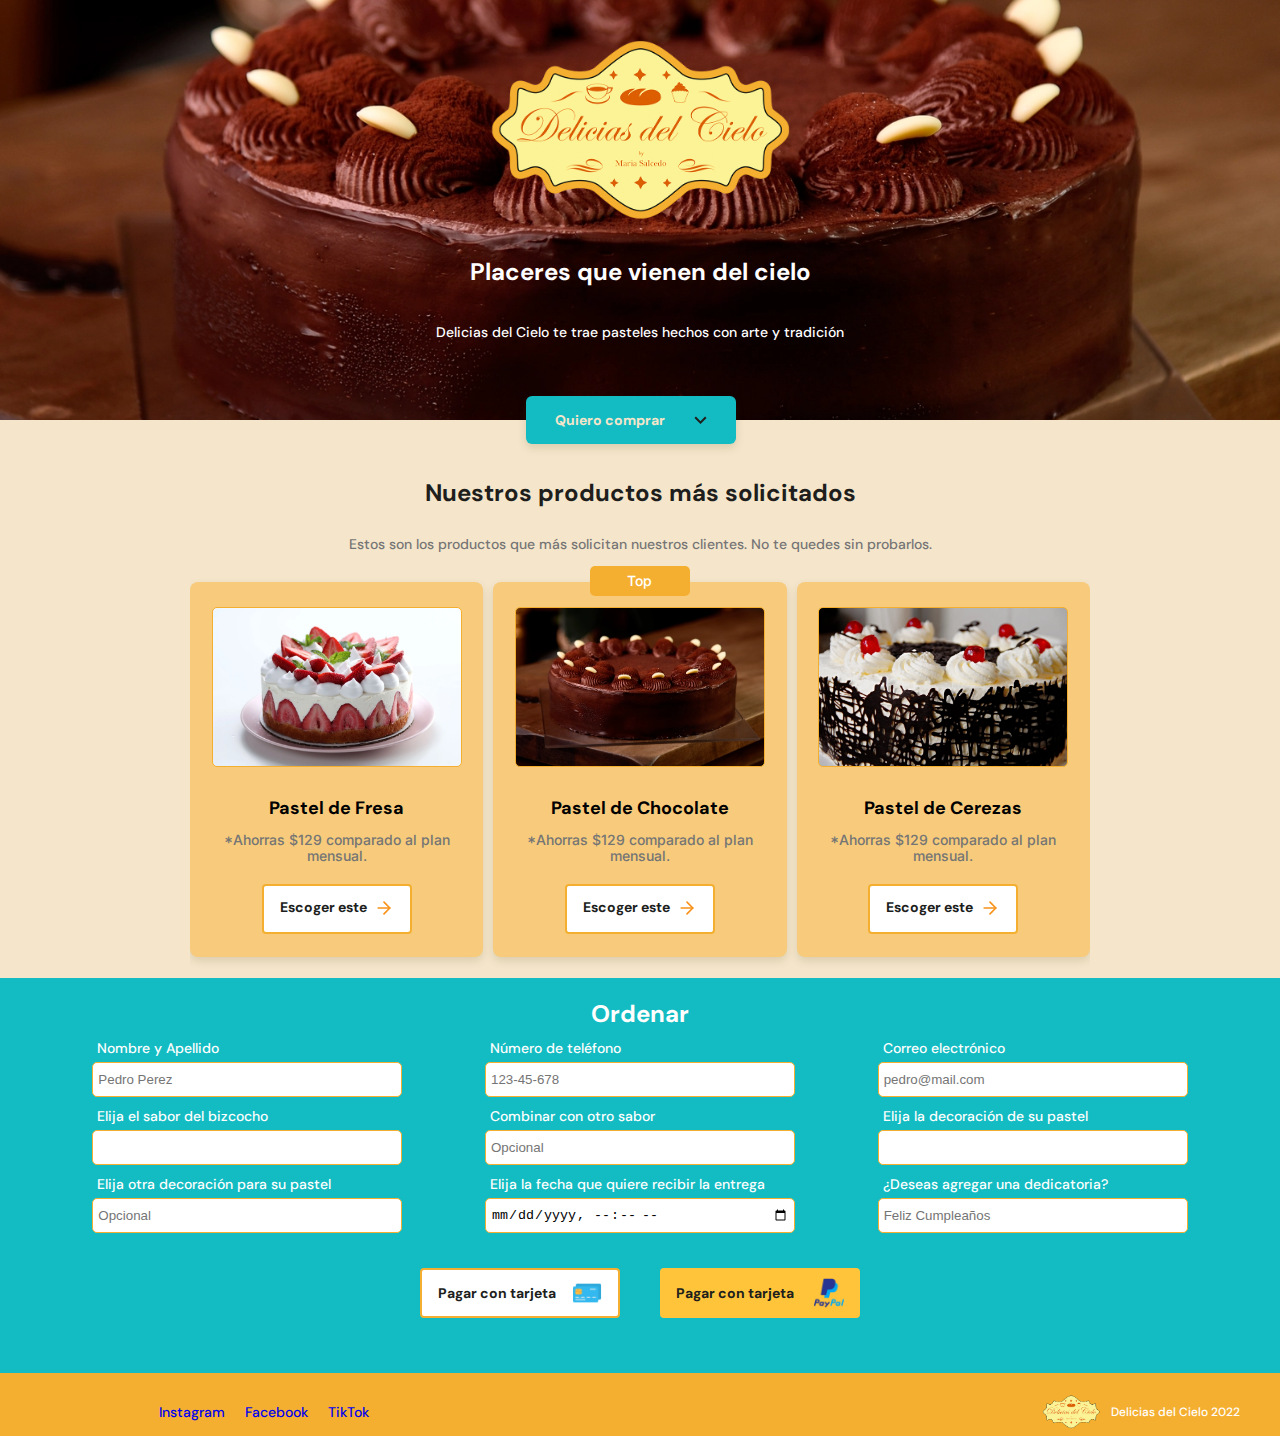
<file: index.html>
<!DOCTYPE html>
<html lang="en">
<head>
    <meta charset="UTF-8">
    <meta http-equiv="X-UA-Compatible" content="IE=edge">
    <meta name="viewport" content="width=device-width, initial-scale=1.0">
    <title>Delicias del Cielo</title>
    <link rel="preconnect" href="https://fonts.googleapis.com">
    <link rel="preconnect" href="https://fonts.gstatic.com" crossorigin>
    <link href="https://fonts.googleapis.com/css2?family=DM+Sans:wght@400;500;700&family=Inter:wght@300;400&display=swap" rel="stylesheet">
    <link rel="stylesheet" href="style.css">
    <link rel="stylesheet" href="CSS/tablet.css" media="(min-width: 768px">
    <link rel="stylesheet" href="CSS/laptop.css" media="(min-width: 1024px">
</head>
<body>
    <!-- Hero -->
    <header>
        <img src="assets/img/logo@0,5x.png" alt="delicias logo" class="logo">
        <div class="hero--title-container">
            <h1>Placeres que vienen del cielo</h1>
            <p>Delicias del Cielo te trae pasteles hechos con arte y tradición</p>
            <a href="#purchase" class="hero--button">Quiero comprar<span></span></a>
        </div>
    </header>
    <!-- Hero End -->
    <main>
    <!-- Sección 1 - Top products -->
        <section class="top-product-container">
            <div class="top-product-container--title">
                <h2>Nuestros productos más solicitados</h2>
                <p>Estos son los productos que más solicitan nuestros clientes. No te quedes sin probarlos.</p>
                <section class="plans__card-container">
                    <article class="plans__card">
                        <div class="inside-card">
                            <figure class="fresa"></figure>
                            <h3>Pastel de Fresa</h3>
                            
                            <p>*Ahorras $129 comparado al plan mensual.</p>
                            <button href="#" class="plans-cards--card-button">Escoger este <span class="arrow-right"></span></button>
                        </div>
                    </article>
                    <article class="plans__card">
                        <p class="plans-cards--card-top">Top</p>
                        <div class="inside-card">
                            <figure class="chocolate"></figure>
                            <h3>Pastel de Chocolate</h3>
                            
                            <p>*Ahorras $129 comparado al plan mensual.</p>
                            <button href="#" class="plans-cards--card-button">Escoger este <span class="arrow-right"></span></button>
                        </div>
                    </article>
                    <article class="plans__card">
                        <div class="inside-card">
                            <figure class="cerezas"></figure>
                            <h3>Pastel de Cerezas</h3>
                            
                            <p>*Ahorras $129 comparado al plan mensual.</p>
                            <button href="#" class="plans-cards--card-button">Escoger este <span class="arrow-right"></span></button>
                        </div>
                    </article>
                    
                   
                </section>
            </div>
        </section>
        <!-- Sección 1 End - Top products -->

        <!-- Sección 2 - Comprar -->
        <section id="purchase" class="purchase-form-container">
            <h2>Ordenar</h2>
            <form action="" class="purchase-form">
                <!-- Nombre -->
                <div>
                    <label for="name">Nombre y Apellido</label><br>
                    <input type="text" class="input-box" placeholder="Pedro Perez" autocomplete="name" required><br>
                </div>
                <!-- Teléfono -->
                <div>
                    <label for="phone">Número de teléfono</label><br>
                    <input type="tel" name="phone" placeholder="123-45-678" pattern="[0-9]{3}-[0-9]{2}-[0-9]{3}" autocomplete="tel" required><br>
                </div>
                <!-- Mail -->
                <div>
                    <label for="mail">Correo electrónico</label><br>
                    <input type="email" id="email" name="email" placeholder="pedro@mail.com" autocomplete="email"><br>
                </div>

                <!-- Sabor de bizcocho 1 -->
                <div>
                    <label for="sabor1">Elija el sabor del bizcocho</label><br>
                    <input list="sabor" required>
                    <datalist id="sabor" name="sabor1">
                        <option value="Vainilla">Vainilla</option>
                        <option value="Chocolate">Chocolate</option>
                        <option value="Marmoleado">(Vainilla/Chocolate</option>
                        <option value="Red Velvet">Red Velvet</option>
                        <option value="Limón">Limón</option>
                        <option value="Zanahoria">Zanahoria</option>
                        <option value="Fresa">Fresa</option>
                        <option value="Café">Café</option>
                        <option value="Naranja">Naranja</option>
                    </datalist><br>
                </div>
                <!-- Sabor de bizcocho 1 End-->

                
                <!-- Sabor de bizcocho 2 -->
                <div>
                    <label for="sabor2">Combinar con otro sabor</label><br>
                    <input list="sabor2" placeholder="Opcional">
                    <datalist id="sabor2" name="sabor2">
                        <option value="Vainilla">Vainilla</option>
                        <option value="Chocolate">Chocolate</option>
                        <option value="Marmoleado">(Vainilla/Chocolate)</option>
                        <option value="Red Velvet">Red Velvet</option>
                        <option value="Limón">Limón</option>
                        <option value="Zanahoria">Zanahoria</option>
                        <option value="Fresa">Fresa</option>
                        <option value="Café">Café</option>
                        <option value="Naranja">Naranja</option>
                    </datalist><br>
                </div>
                <!-- Sabor de bizcocho 2 End-->

                <!-- Decoración 1 -->
                <div>
                    <label for="deco1">Elija la decoración de su pastel</label><br>
                    <input list="deco1" required>
                    <datalist id="deco1" name="deco1">
                        <option value="Arequipe">Arequipe</option>
                        <option value="Trufas">Trufas</option>
                        <option value="Melocotón">Melocotón</option>
                        <option value="Fresas">Fresas</option>
                        <option value="Kiwi">Kiwi</option>
                        <option value="Almendras">Almendras</option>
                        <option value="Fresas">Fresas</option>
                        <option value="Cerezas">Cerezas</option>
                        <option value="Butter Cream">Butter Cream</option>
                    </datalist><br>
                </div>
                <!-- Decoración 1 End -->
                
                <!-- Decoración 2 -->
                <div>
                    <label for="deco2">Elija otra decoración para su pastel</label><br>
                    <input list="deco2" placeholder="Opcional">
                    <datalist id="deco2" name="deco2">
                        <option value="Arequipe">Arequipe</option>
                        <option value="Trufas">Trufas</option>
                        <option value="Melocotón">Melocotón</option>
                        <option value="Fresas">Fresas</option>
                        <option value="Kiwi">Kiwi</option>
                        <option value="Almendras">Almendras</option>
                        <option value="Fresas">Fresas</option>
                        <option value="Cerezas">Cerezas</option>
                        <option value="Butter Cream">Butter Cream</option>
                    </datalist><br>
                </div>
                <!-- Decoración 2 End -->
                
                <!-- Fecha -->
                <div>
                    <label for="delivery">Elija la fecha que quiere recibir la entrega</label><br>
                    <input type="datetime-local" name="delivery-time" required>
                </div>

                <!-- Mensaje -->
                <div>
                    <label for="mensaje" >¿Deseas agregar una dedicatoria?</label><br>
                    <input type="text" id="mensaje" name="mensaje" placeholder="Feliz Cumpleaños">
                </div>

            </form>
            <!-- Buttons -->
            <div class="buttton-container">
                <a href="./html/credit-form-page.html" class="form-button credit-button">Pagar con tarjeta<span class="form-button-icon credit-icon"></span></a>

                <a href="./html/paypal-form-page.html" class="form-button paypal-button">Pagar con tarjeta<span class="form-button-icon paypal-icon"></span></a>

            </div>
        </section>
        <!-- End Sección 2 - Comprar -->

        <!-- Sección 3 - Sabores -->

 
    </main>

    <footer id="footer">
        <section class="footer__left">
            <ul>
                <li class="footer__associates">
                    <a href="#">Instagram</a>
                </li>
                <li class="footer__associates">
                    <a href="#">Facebook</a>
                </li>
                <li class="footer__associates">
                    <a href="#">TikTok</a>
                </li>
            </ul>
        </section>
        <figure class="footer__right">
            <img src="assets/img/logo@0,25x.png" alt="logo de delicias 2022" class="delicias-logo">
            <p class="footer__copyright">Delicias del Cielo 2022</p>
        </figure>
    </footer>
</body>
</html>
</file>
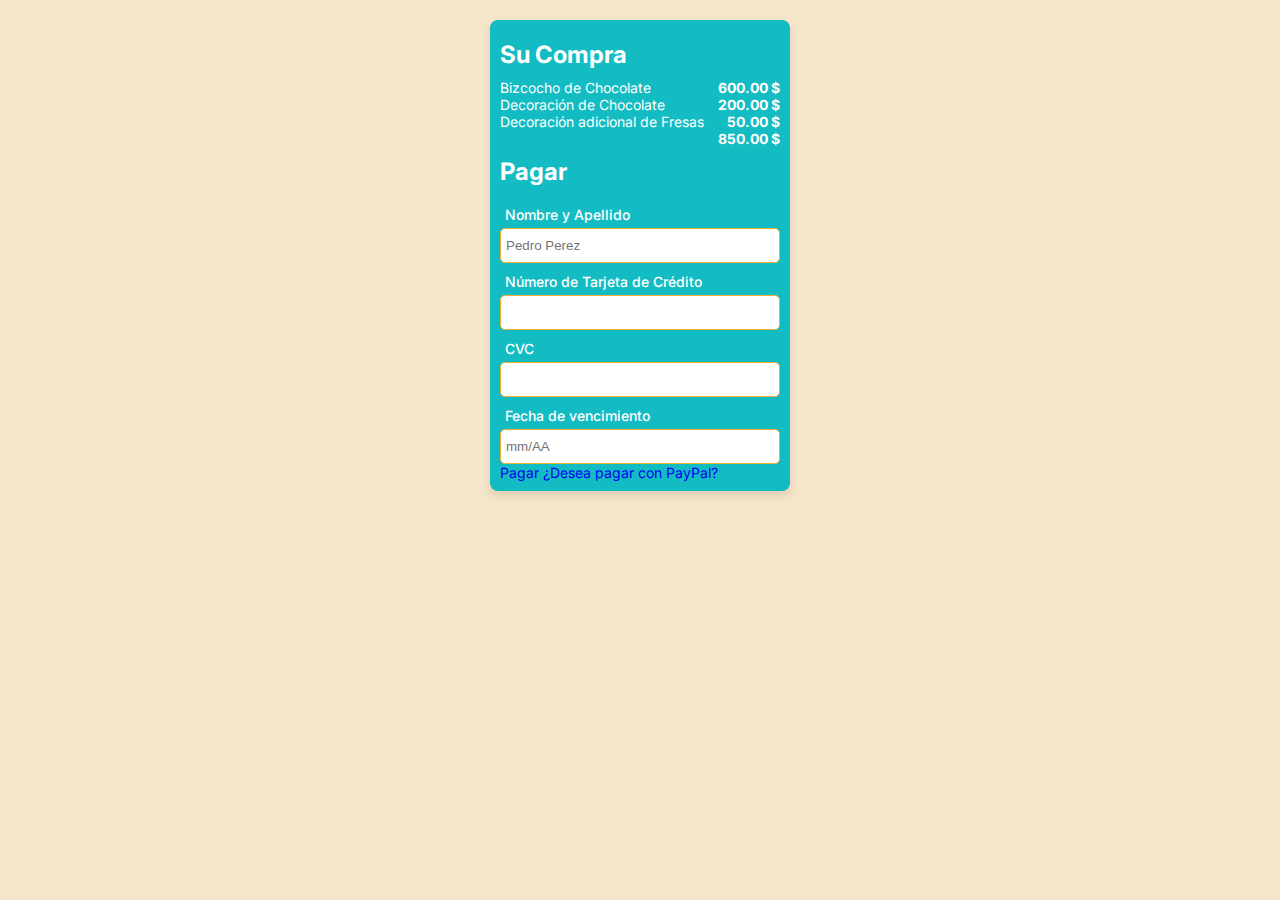
<file: html/credit-form-page.html>
<!DOCTYPE html>
<html lang="en">
<head>
    <meta charset="UTF-8">
    <meta http-equiv="X-UA-Compatible" content="IE=edge">
    <meta name="viewport" content="width=device-width, initial-scale=1.0">
    <title>Delicias del Cielo</title>
    <link rel="preconnect" href="https://fonts.googleapis.com">
    <link rel="preconnect" href="https://fonts.gstatic.com" crossorigin>
    <link href="https://fonts.googleapis.com/css2?family=DM+Sans:wght@400;500;700&family=Inter:wght@300;400&display=swap" rel="stylesheet">
    <link rel="stylesheet" href="../CSS/credit-form-page.css">
</head>
<body>
    <article class="container">
        <h2>Su Compra</h2>
        <div class="list-container">
            <div class="left-list">
                <ul>
                    <li>Bizcocho de Chocolate</li>
                    <li>Decoración de Chocolate</li>
                    <li>Decoración adicional de Fresas</li>
                </ul>
            </div>
            <div class="right-list">
                <ul>
                    <li>600.00 $</li>
                    <li>200.00 $</li>
                    <li>50.00 $</li>
                    <li class="total">850.00 $</li>
                </ul>
            </div>
        </div>
        <h2>Pagar</h2>
        <div class="purchase-form-container">
            <form action="" class="purchase-form">
                <label for="name">Nombre y Apellido</label>
                <input type="text" class="input-box" placeholder="Pedro Perez" required>
    
                <label for="credit-card-number">Número de Tarjeta de Crédito</label>
                <input type="number" name="credit-card-number">
    
                <label for="cvc">CVC</label>
                <input type="number" name="cvc">
    
                <label for="expiration-date">Fecha de vencimiento</label>
                <input type="number" name="expiration-date" placeholder="mm/AA">
            </form>
        </div>
        <div class="button-container">
            <a href="../html/paypal-form-page.html" class="form-button credit-button">Pagar<span class="form-button-icon credit-icon"></span></a>
            
            <a href="../html/paypal-form-page.html" class="paypal-link">¿Desea pagar con PayPal?</a>
        </div>
    </article>
</body>
</html>
</file>
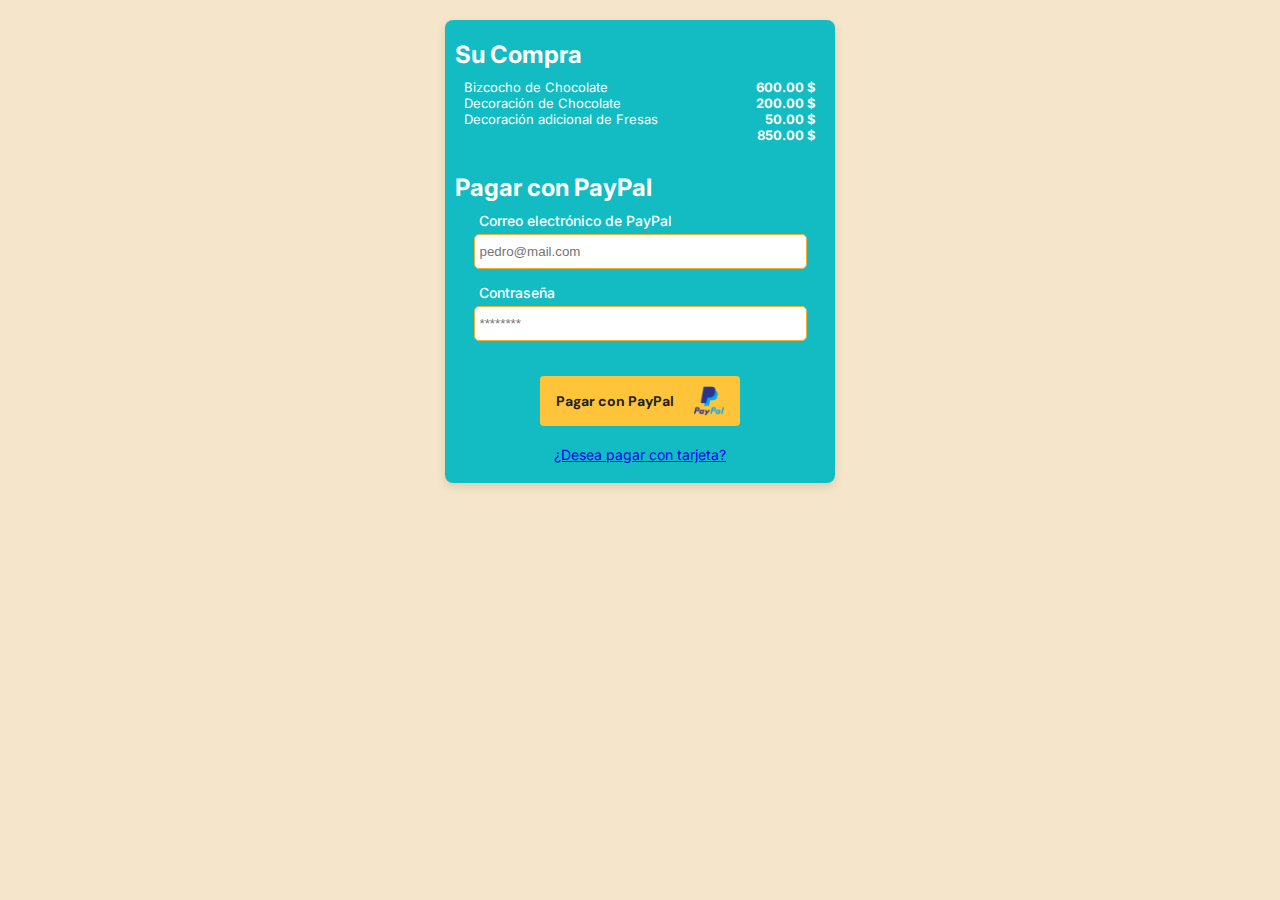
<file: html/paypal-form-page.html>
<!DOCTYPE html>
<html lang="en">
<head>
    <meta charset="UTF-8">
    <meta http-equiv="X-UA-Compatible" content="IE=edge">
    <meta name="viewport" content="width=device-width, initial-scale=1.0">
    <title>Delicias del Cielo</title>
    <link rel="preconnect" href="https://fonts.googleapis.com">
    <link rel="preconnect" href="https://fonts.gstatic.com" crossorigin>
    <link href="https://fonts.googleapis.com/css2?family=DM+Sans:wght@400;500;700&family=Inter:wght@300;400&display=swap" rel="stylesheet">
    <link rel="stylesheet" href="../CSS/paypal-form-page.css">
</head>
<body>
    <article class="container">
        <h2>Su Compra</h2>
        <div class="list-container">
            <div class="left-list">
                <ul>
                    <li>Bizcocho de Chocolate</li>
                    <li>Decoración de Chocolate</li>
                    <li>Decoración adicional de Fresas</li>
                </ul>
            </div>
            <div class="right-list">
                <ul>
                    <li>600.00 $</li>
                    <li>200.00 $</li>
                    <li>50.00 $</li>
                    <li class="total">850.00 $</li>
                </ul>
            </div>
        </div>
        <h2>Pagar con PayPal</h2>
        <div class="purchase-form-container">
            <form action="" class="purchase-form">
                <label for="email">Correo electrónico de PayPal</label>
                <input type="email" id="email" name="email" placeholder="pedro@mail.com">
    
                <label for="password">Contraseña</label>
                <input type="password" id="password" name="password" placeholder="********">
            </form>
        </div>
        <div class="button-container">
            <button href="#" class="paypal-button form-button">Pagar con PayPal<span class="form-button-icon paypal-icon"></span></button>
            <a href="../html/credit-form-page.html" class="credit-link">¿Desea pagar con tarjeta?</a>
        </div>
    </article>
</body>
</html>
</file>
<file: style.css>
:root {
    --delicia-orange: #f5af30;
    --dark-orange: #DC5F01;
    --light-orange: #f7cb7b;
    --off-orange: #f5e6cb;
    --celeste: #13BCC2;
    --blue: #3187f5;
    --warm-black: #201E1C;
    --black: #201e1c;
    --light-grey: #ececec;
    --grey: #757575;
    --dark-grey: #808080;
    --just-white: #fff;
} 
* {
    box-sizing: border-box;
    margin: 0;
    padding: 0;
    text-decoration: none;
}
html {
    font-size: 62.5%;
    font-family: "Dm Sans", sans-serif;
}
header {
    position: relative;
    display: flex;
    flex-direction: column;
    align-items: center;
    width: 100%;
    min-width: 320px;
    height: auto;
    text-align: center;
    background: url(assets/img/choco-cake_0.5x.webp) no-repeat center;
    background-size: cover;
}
.logo {
    margin: 40px 0 0;
    width: 30%;
    min-width: 130px;
    max-width: 300px;
}
.hero--title-container {
    display: flex;
    flex-direction: column;
    width: 90%;
    min-width: 288px;
    max-width: 900px;
    height: 218px;
    text-align: center;
    align-self: center;
}
.hero--title-container h1 {
    width: 90%;
    margin: 38px auto 0;
    font-size: 2.4rem;
    font-weight: bold;
    line-height: 2.6rem;
    color: var(--just-white);
}
.hero--title-container p {
    width: 90%;
    margin: 38px auto 0;
    font-size: 1.4rem;
    font-weight: 500;
    color: var(--just-white);
}
.hero--title-container .hero--button {
    position: absolute;
    top: calc(100% - 24px);
	left: calc(50% - 114px);
    display: flex;
    justify-content: space-evenly;
    align-items: center;
    width: 210px;
    height: 48px;
    text-decoration: none;
    font-size: 1.4rem;
    font-weight: bold;
    border-radius: 6px;
    color: var(--off-orange);
    background-color: var(--celeste);
    /* Sombra */
    box-shadow: 0px 4px 8px rgba(89, 73, 30, 0.16);
    cursor: pointer;
}
.hero--title-container .hero--button:hover {
    background-color: var(--blue);
}
.hero--button span {
    display: inline-block;
    width: 13px;
    height: 8px;
    background-image: url(assets/icons/down-arrow.svg);
}
/* Hero section end */

/* First section - Top Products */
main {
    width: 100%;
    min-width: 320px;
    height: auto;
    background-color: var(--off-orange);
}
.top-product-container {
    width: 100%;
    height: auto;
    padding: 60px 0 0;
    text-align: center;
}
.top-product-container .backgroundImg {
    width: 200px;
    height: 200px;
    margin: 0 auto 50px;
    background: url(assets/img/Bitcoin.svg) center/cover no-repeat;
}
.top-product-container--title {
    width: 90%;
    min-width: 288px;
    max-width: 900px;
    margin: 0 auto;
}
.top-product-container h2 {
    margin-bottom: 30px;
    font-size: 2.4rem;
    font-weight: bold;
    line-height: 2.6rem;
    color: var(--black);
}
.top-product-container p {
    margin-bottom: 10px;
    font-size: 1.4rem;
    font-weight: 500;
    line-height: 1.6rem;
    color: var(--grey);
}

    /* Top product cards style */
.plans__card-container {
    display: flex;
    height: 416px;
    margin: 0 auto;
    overflow-x: scroll;
    overscroll-behavior-x: contain;
    scroll-snap-type: x proximity;
    gap: 10px;
}
.plans__card {
    position: relative;
    scroll-snap-align: center;
    width: 70%;
    min-width: 280px;
    max-width: 300px;
    height: 375px;
    margin: 20px auto;
    padding: 10px;
    font-family: "Inter", sans-serif;
    border-radius: 8px;
    background-color: var(--light-orange);
    box-shadow: 0px 4px 8px 0px #59491E29;
}
.plans__card .plans-cards--card-top {
    display: flex;
    justify-content: center;
    align-items: center;
    position: absolute;
    top: -16px;
    left: calc(50% - 50px);
    width: 100px;
    height: 30px;
    margin: 0 auto;
    font-size: 1.4rem;
    line-height: 3.2rem;
    background-color: var(--delicia-orange);
    color: var(--just-white);
    border-radius: 5px;
}

    /* Top products image container */

.plans__card-container .fresa {
    width: 250px;
    height: 160px;
    margin: 15px auto;
    border-radius: 5px;
    border: 1px solid var(--delicia-orange);
    background: url(assets/img/fresas_0.5x.webp) no-repeat center;
    background-size: cover;    
}
.plans__card-container .chocolate {
    width: 250px;
    height: 160px;
    margin: 15px auto;
    border-radius: 5px;
    border: 1px solid var(--delicia-orange);
    background: url(assets/img/choco-cake_0.5x.webp) no-repeat center;
    background-size: cover;    
}
.plans__card-container .cerezas {
    width: 250px;
    height: 160px;
    margin: 15px auto;
    border-radius: 5px;
    border: 1px solid var(--delicia-orange);
    background: url(assets/img/cerezas_0.5x.webp) no-repeat center;
    background-size: cover;    
}
.plans__card h3 {
    position: relative;
    margin: 32px auto 15px;
    font-family: "Dm Sans", sans-serif;
    font-size: 1.8rem;
    font-weight: 700;
    line-height: 1.8rem;
}
.plans__card p~p {
    width: 155px;
    margin: 16px auto;
    color: var(--grey);
    font-size: 1.2rem;
    font-weight: 500;
    line-height: 1.5rem;
}
.plans__card button {
    display: flex;
    justify-content: space-between;
    margin: 20px auto;
    width: 150px;
    height: 50px;
    padding: 12px 16px;
    font-family: "Dm Sans", sans-serif;
    font-size: 1.4rem;
    font-weight: 700;
    line-height: 1.9rem;
    color: var(--black);
    background-color: var(--just-white);
    border: solid 2px var(--delicia-orange);
    border-radius: 4px;
    cursor: pointer;
}
.plans__card button:hover {
    background-color: var(--light-grey);
}
.plans__card .arrow-right {
    width: 20px;
    height: 20px;
    background-image: url(assets/icons/orange-right-arrow.svg);
    background-repeat: no-repeat;
    background-size: cover;
    vertical-align: text-bottom;
}
/* First section End - Top Products */

/* Second section - purchase form */
.purchase-form-container {
    width: 100%;
    padding: 20px;
    background-color: var(--celeste);
}
.purchase-form-container h2 {
    font-size: 2.4rem;
    color: var(--just-white);
}
.purchase-form {
    display: flex;
    flex-wrap: wrap;
    justify-content: space-between;
    min-width: 300px;
    max-width: 1300px;
    width: 95%;
    margin: 0 auto;
}
.purchase-form div {
    width: 100%;
    max-width: 330px;
    min-width: 250px;
    margin: 0 auto;
    padding: 0 10px;
}
.purchase-form label {
    display: inline-block;
    width: 300px;
    margin: 10px 5px 5px;
    font-size: 1.4rem;
    font-weight: 500;
    color: var(--just-white);
}
.purchase-form input {
    width: 100%;
    height: 35px;
    padding: 5px;
    border: 1px solid var(--delicia-orange);
    border-radius: 5px;
}

.purchase-form-container .buttton-container {
    margin: 25px auto;
    display: flex;
    flex-wrap: wrap;
    justify-content: center;
    min-width: 300px;
    max-width: 600px;
    width: 95%;
}
.buttton-container .form-button {
    display: flex;
    justify-content: space-between;
    align-items: center;
    margin: 10px 20px;
    width: 200px;
    height: 50px;
    padding: 12px 16px;
    font-family: "Dm Sans", sans-serif;
    font-size: 1.4rem;
    font-weight: 700;
    line-height: 1.9rem;
    color: var(--black);
    background-color: var(--just-white);
    border: solid 2px var(--delicia-orange);
    border-radius: 4px;
    cursor: pointer;
}
.buttton-container .credit-button:hover {
    background-color: var(--light-grey);
}
.buttton-container .paypal-button {
    background-color: #ffc439;
    border: none;
}
.buttton-container .paypal-button:hover {
    background-color: #f0b731;
}
.form-button .form-button-icon {
    width: 30px;
    height: 30px;
    background-repeat: no-repeat;
    background-size: cover;
    vertical-align: text-bottom;
}
.form-button .credit-icon {
    background-image: url(assets/icons/tarjeta-de-credito.png);
}
.form-button .paypal-icon {
    background-image: url(assets/icons/paypal.png);
}
/* Second section End - Purchase form */



/* Footer */
footer {
    display: flex;
    align-items: center;
    justify-content: space-between;
    width: 100%;
    max-height: 150px;
    padding-top: 15px;
    padding-left: 10px;
    background-color: var(--delicia-orange);
    text-decoration: none;
    color: var(--just-white);
}
footer section {
    display: flex;
    flex-wrap: wrap;
    justify-content: center;
    align-items: center;
    width: 40%;
}
.footer__left ul {
    display: flex;
    flex-wrap: wrap;
    font-size: 1.4rem;
    font-weight: 500;
    line-height: 1.8rem;
    margin: 5px 10px;
    list-style: none;
}
.footer__associates{
    margin: 10px;
}
.footer__left a:visited {
    color: var(--just-white);
}

.footer__right {
    width: 50%;
    padding-right: 20px;
    display: flex;
    flex-direction: column;
    align-items: center;
    justify-content: center;
}
.footer__right img {
    width: 60px;
}
.footer__copyright {
    margin: 4px auto;
    font-size: 0.8rem;
    font-weight: 500;
    line-height: 1.8rem;
    text-align: center;
    color: var(--soft-orange);
}
</file>
<file: CSS/tablet.css>
header {
    height: 420px;
    background: url(../assets/img/choco-cake.webp) no-repeat center;
    background-size: cover;
}

.purchase-form-container h2 {
    font-size: 2.4rem;
    color: var(--just-white);
    text-align: center;
}
.footer__right {
    width: 50%;
    padding-right: 20px;
    display: flex;
    flex-direction: row;
    align-items: center;
    justify-content: right;
}

.footer__copyright {
    margin: 4px 10px;
    margin-right: 20px;
    font-size: 1.2rem;
    font-weight: 500;
    line-height: 1.8rem;
    text-align: center;
}
</file>
<file: CSS/laptop.css>
.plans__card-container {
    overflow-x: hidden;
}
</file>
<file: CSS/credit-form-page.css>
:root {
    --delicia-orange: #f5af30;
    --dark-orange: #DC5F01;
    --light-orange: #f7cb7b;
    --off-orange: #f5e6cb;
    --celeste: #13BCC2;
    --blue: #3187f5;
    --warm-black: #201E1C;
    --black: #201e1c;
    --light-grey: #ececec;
    --grey: #757575;
    --dark-grey: #808080;
    --just-white: #fff;
} 
* {
    box-sizing: border-box;
    margin: 0;
    padding: 0;
    text-decoration: none;
}
html {
    font-size: 62.5%;
    font-family: "Dm Sans", sans-serif;
}

body {
    background-color: var(--off-orange);
}
.container {
    width: 70%;
    min-width: 280px;
    max-width: 300px;
    margin: 20px auto;
    padding: 10px;
    font-family: "Inter", sans-serif;
    font-size: 1.4rem;
    border-radius: 8px;
    background-color: var(--celeste);
    box-shadow: 0px 4px 8px 0px #59491E29;
}
.container h2 {
    font-size: 2.4rem;
    color: var(--just-white);
    margin: 10px 0;
}

/* Su Compra */
.container .list-container {
    display: flex;
    flex-wrap: wrap;
    justify-content: space-between;
}

.container .list-container li {
    list-style: none;
    color: var(--just-white);
}
.container .list-container .left-list {
    color: var(--warm-black);
}
.container .list-container .right-list {
    text-align: right;
    font-weight: 700;
}

/* Pagar */
.container .purchase-form {
    display: flex;
    flex-direction: column;
    flex-wrap: wrap;
    justify-content: space-between;
}
.purchase-form label {
    display: inline-block;
    width: 300px;
    margin: 10px 5px 5px;
    font-size: 1.4rem;
    font-weight: 500;
    color: var(--just-white);
}
.purchase-form input {
    width: 100%;
    height: 35px;
    padding: 5px;
    border: 1px solid var(--delicia-orange);
    border-radius: 5px;
}

/* Botones */
/* .button-container {

} */
</file>
<file: CSS/paypal-form-page.css>
:root {
    --delicia-orange: #f5af30;
    --dark-orange: #DC5F01;
    --light-orange: #f7cb7b;
    --off-orange: #f5e6cb;
    --celeste: #13BCC2;
    --blue: #3187f5;
    --warm-black: #201E1C;
    --black: #201e1c;
    --light-grey: #ececec;
    --grey: #757575;
    --dark-grey: #808080;
    --just-white: #fff;
} 
* {
    box-sizing: border-box;
    margin: 0;
    padding: 0;
    text-decoration: none;
}
html {
    font-size: 62.5%;
    font-family: "Dm Sans", sans-serif;
}

body {
    background-color: var(--off-orange);
}


.container {
    width: 90%;
    min-width: 300px;
    max-width: 390px;
    margin: 20px auto;
    padding: 20px 10px;
    font-family: "Inter", sans-serif;
    font-size: 1.4rem;
    border-radius: 8px;
    background-color: var(--celeste);
    box-shadow: 0px 4px 8px 0px #59491E29;
}
.container h2 {
    font-size: 2.4rem;
    color: var(--just-white);
    margin-bottom: 10px;
}

/* Su Compra */
.container .list-container {
    width: 95%;
    display: flex;
    flex-wrap: wrap;
    justify-content: space-between;
    margin: 0 auto 30px;
}

.container .list-container li {
    list-style: none;
    color: var(--just-white);
    font-size: 1.3rem;
}
.container .list-container .left-list {
    color: var(--warm-black);
}
.container .list-container .right-list {
    text-align: right;
    font-weight: 700;
}

/* Pagar */
.container .purchase-form {
    width: 90%;
    margin: 0 auto;
    display: flex;
    flex-direction: column;
    flex-wrap: wrap;
    justify-content: space-between;
}
.purchase-form label {
    display: inline-block;
    width: 300px;
    margin: 0 5px 5px;
    font-size: 1.4rem;
    font-weight: 500;
    color: var(--just-white);
}
.purchase-form input {
    width: 100%;
    height: 35px;
    margin-bottom: 15px;
    padding: 5px;
    border: 1px solid var(--delicia-orange);
    border-radius: 5px;
}

/* Botones */
.container .button-container {
    width: 200px;
    display: flex;
    flex-direction: column;
    align-items: center;
    margin: 0 auto;
}
.button-container .paypal-button {
    display: flex;
    justify-content: space-between;
    align-items: center;
    margin: 20px auto;
    width: 200px;
    height: 50px;
    padding: 12px 16px;
    font-family: "Dm Sans", sans-serif;
    font-size: 1.4rem;
    font-weight: 700;
    line-height: 2rem;
    color: var(--black);
    background-color: #ffc439;
    border-radius: 4px;
    border: none;
    cursor: pointer;
}
.form-button .paypal-icon {
    width: 30px;
    height: 30px;
    background-repeat: no-repeat;
    background-size: cover;
    vertical-align: text-bottom;
    background-image: url(../assets/icons/paypal.png);
}
.button-container .credit-link {
    text-decoration: underline;
}
.button-container .credit-link:visited {
    color: var(--just-white);
}
</file>
